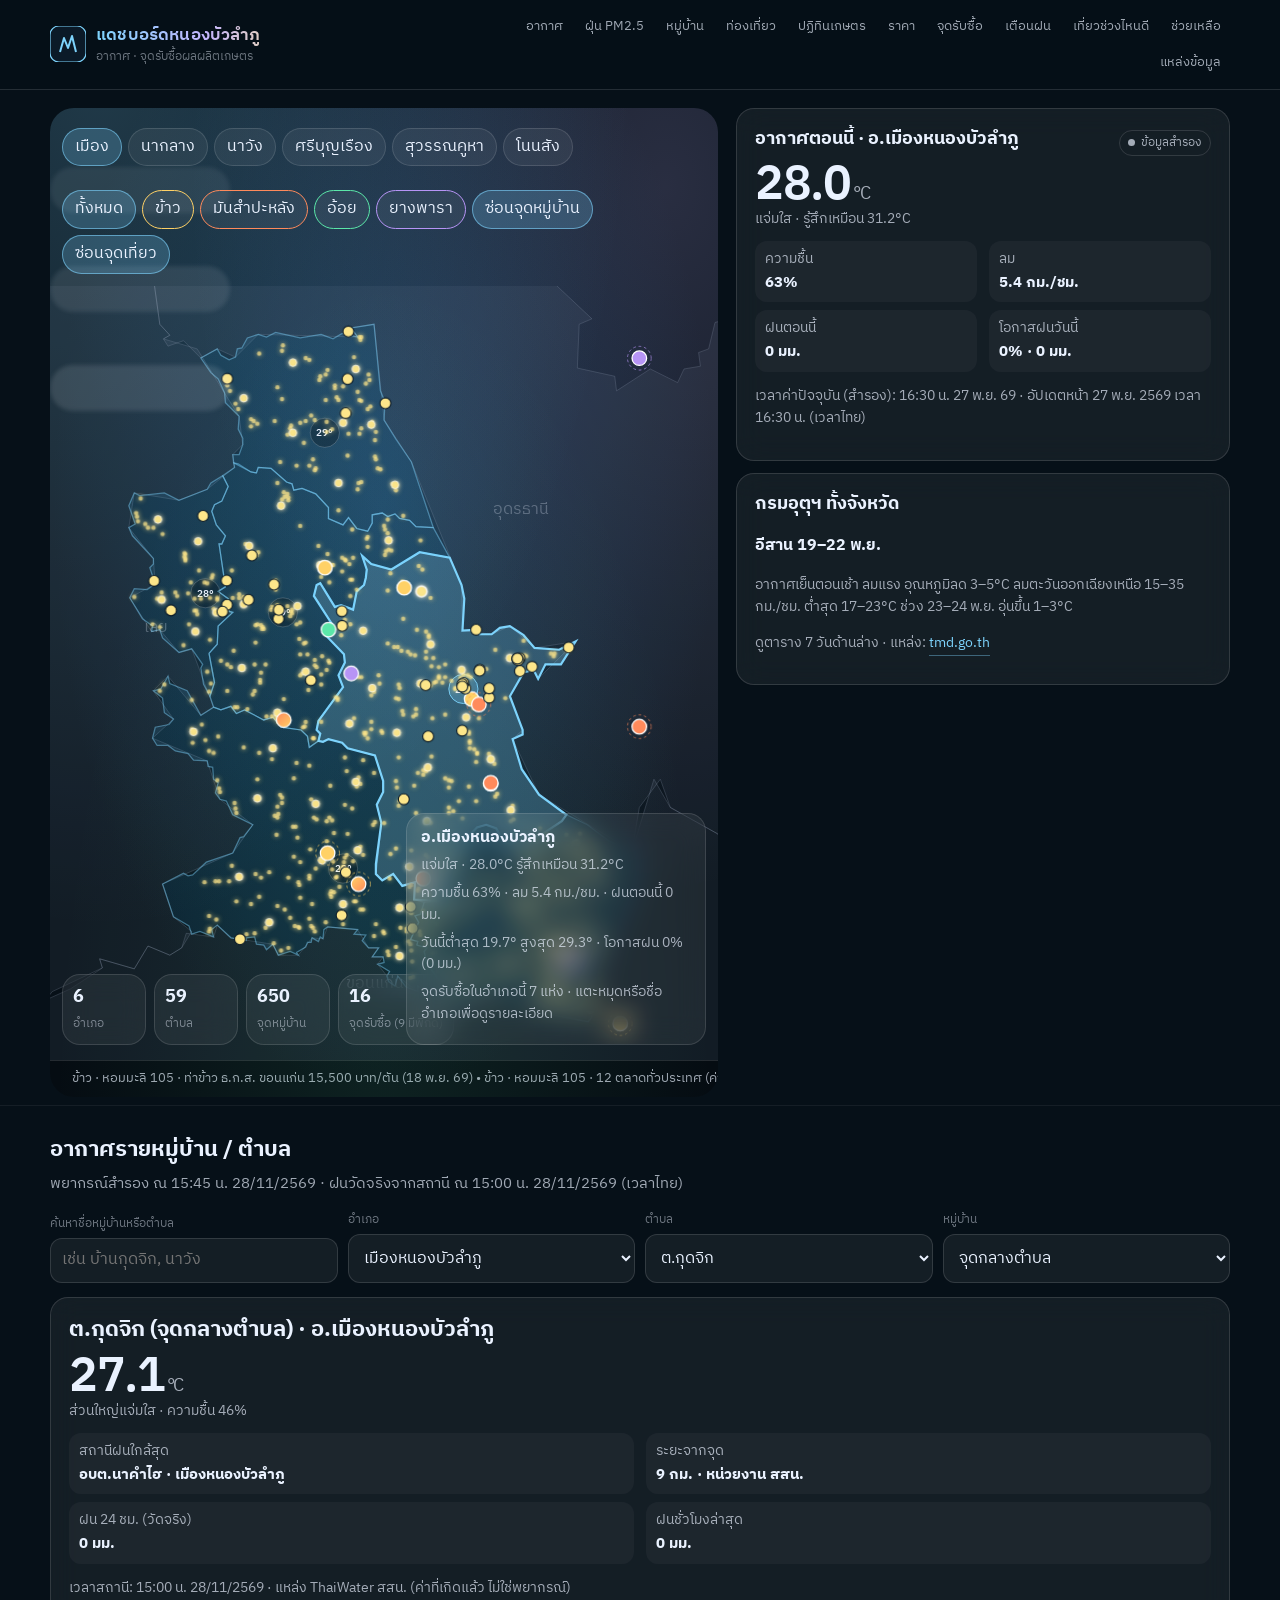
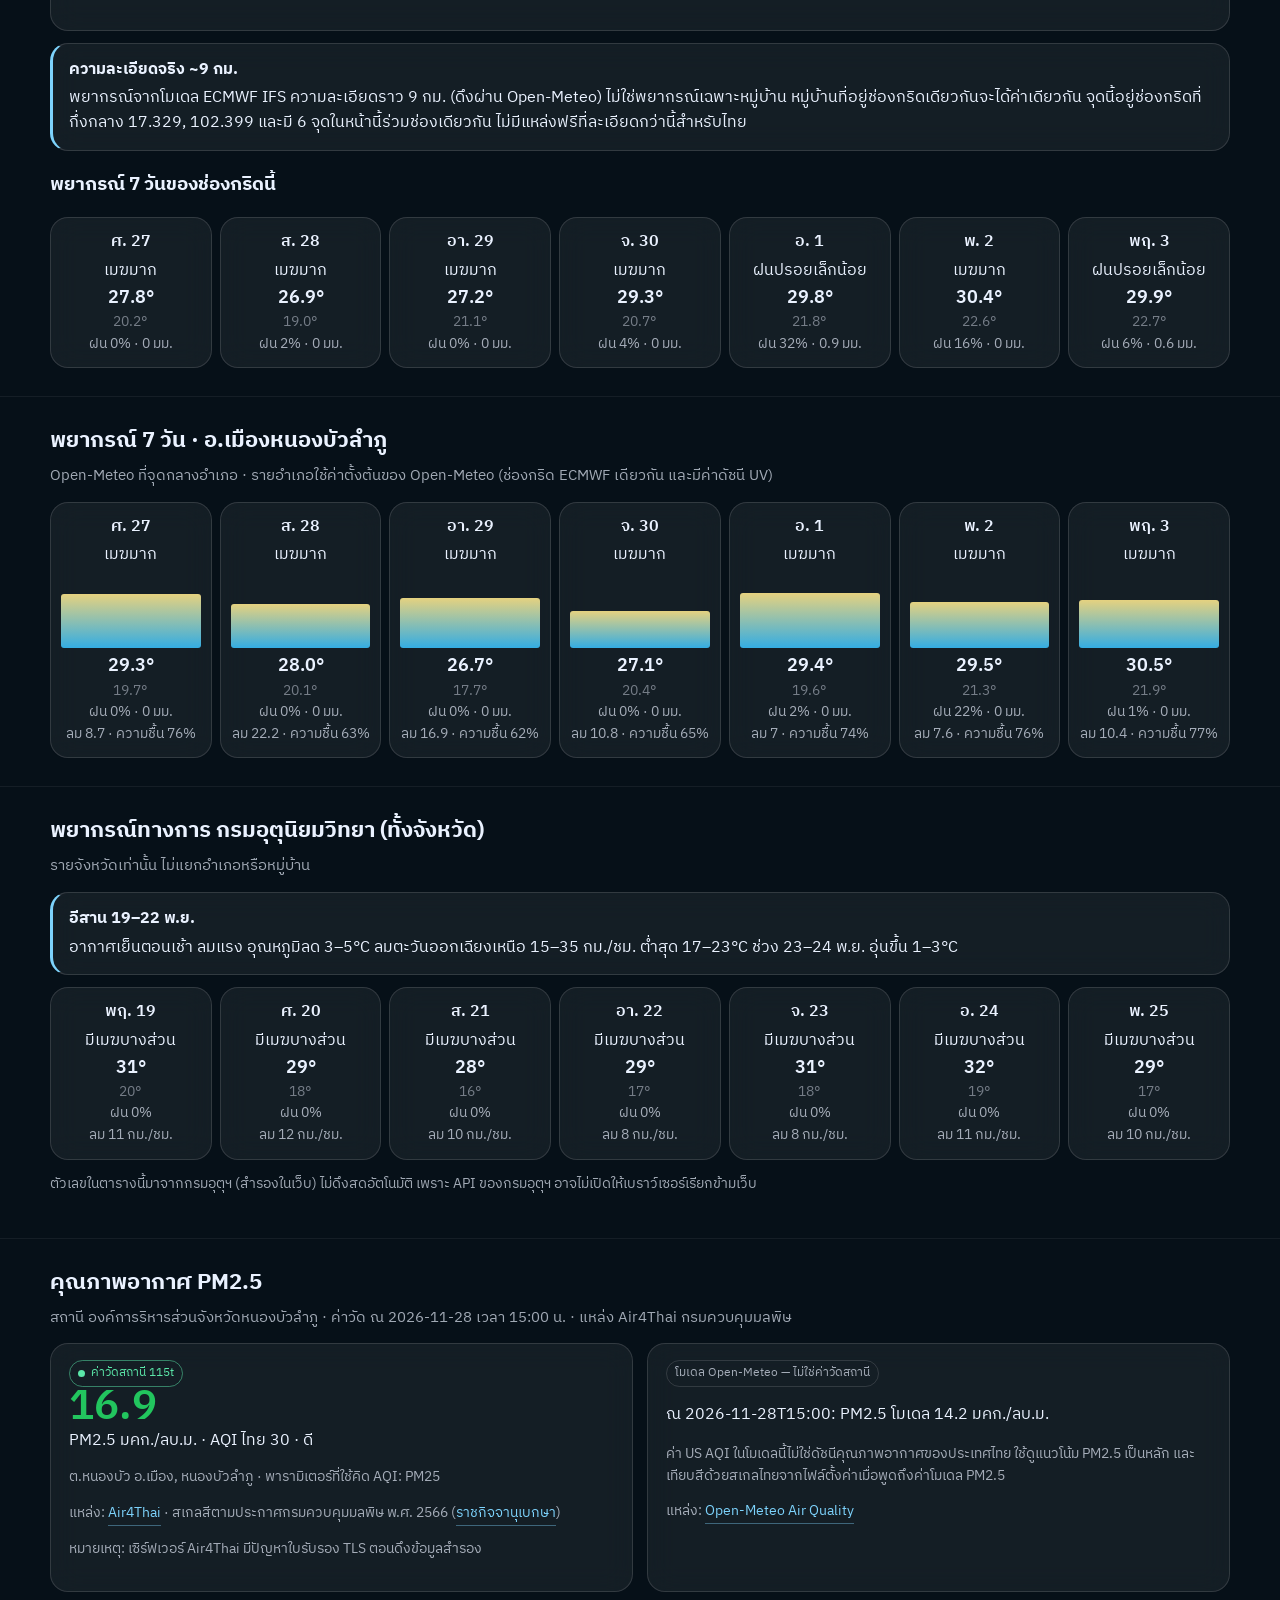
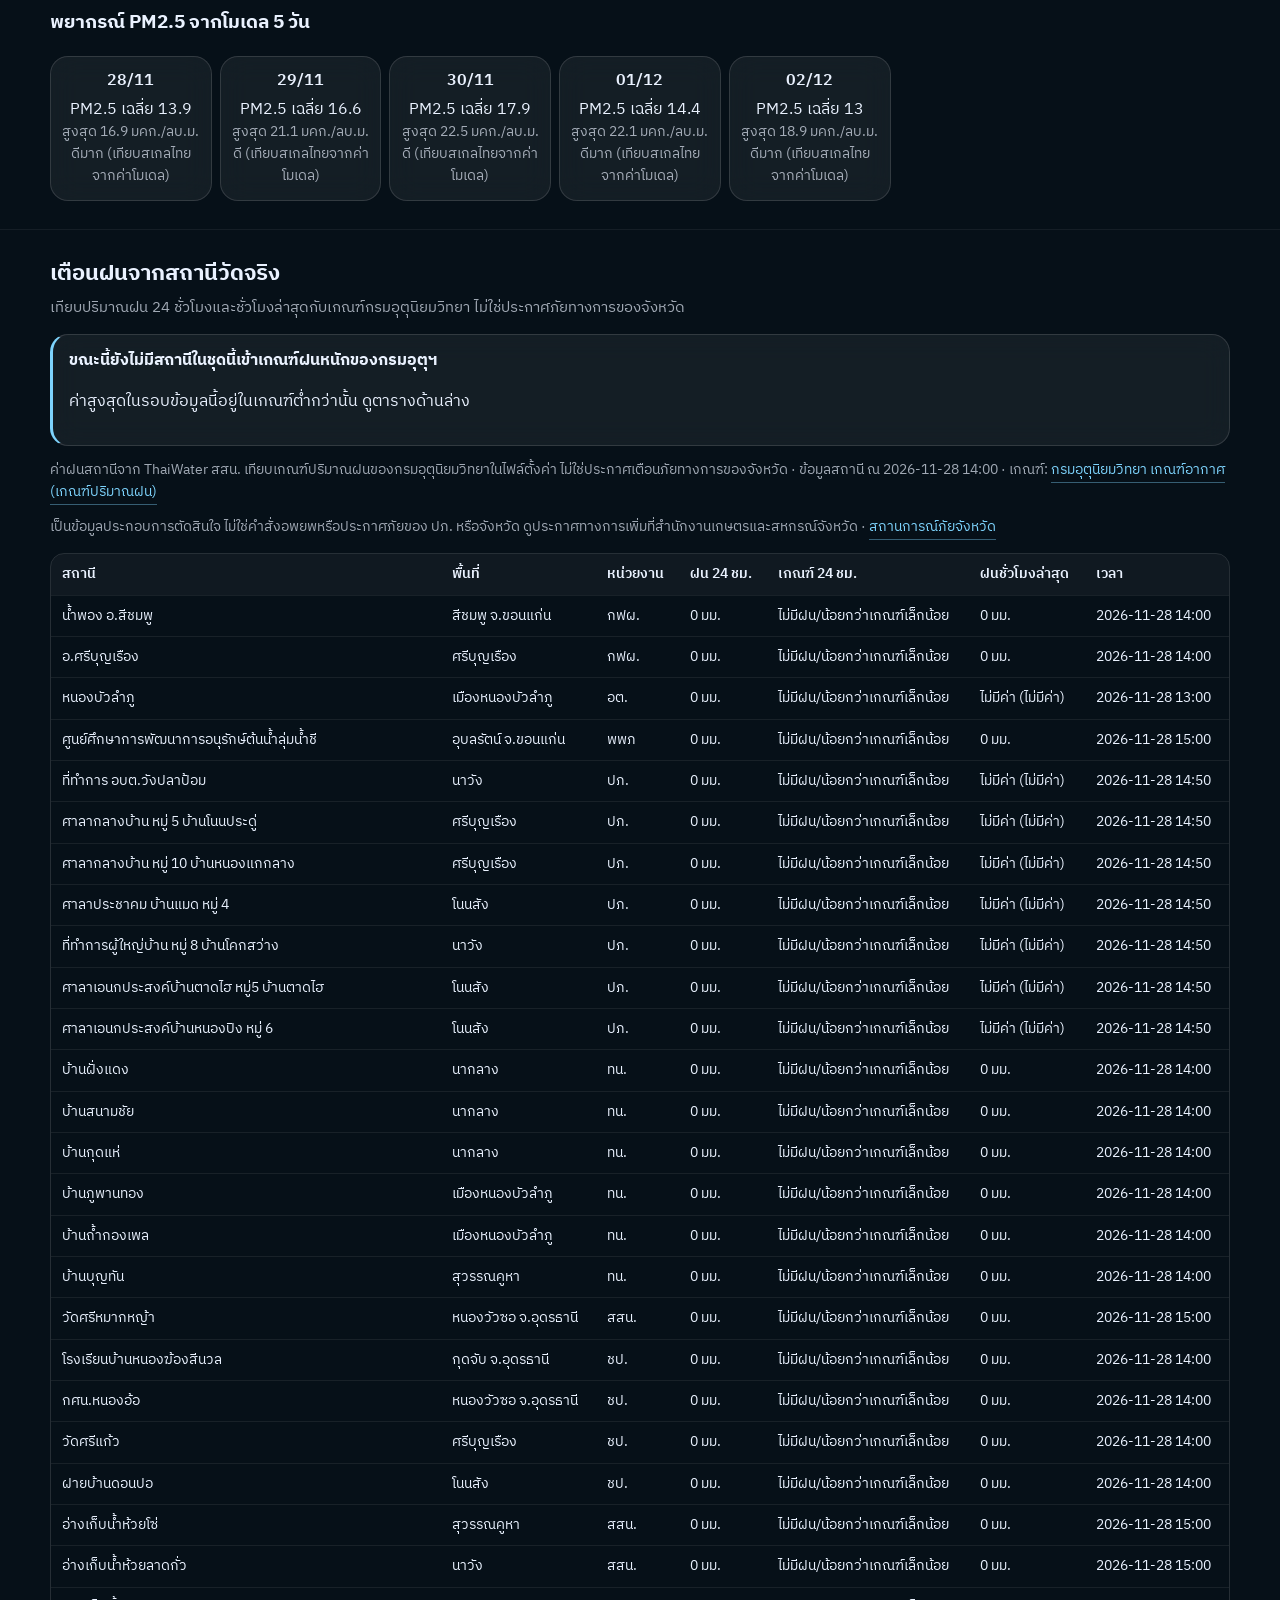
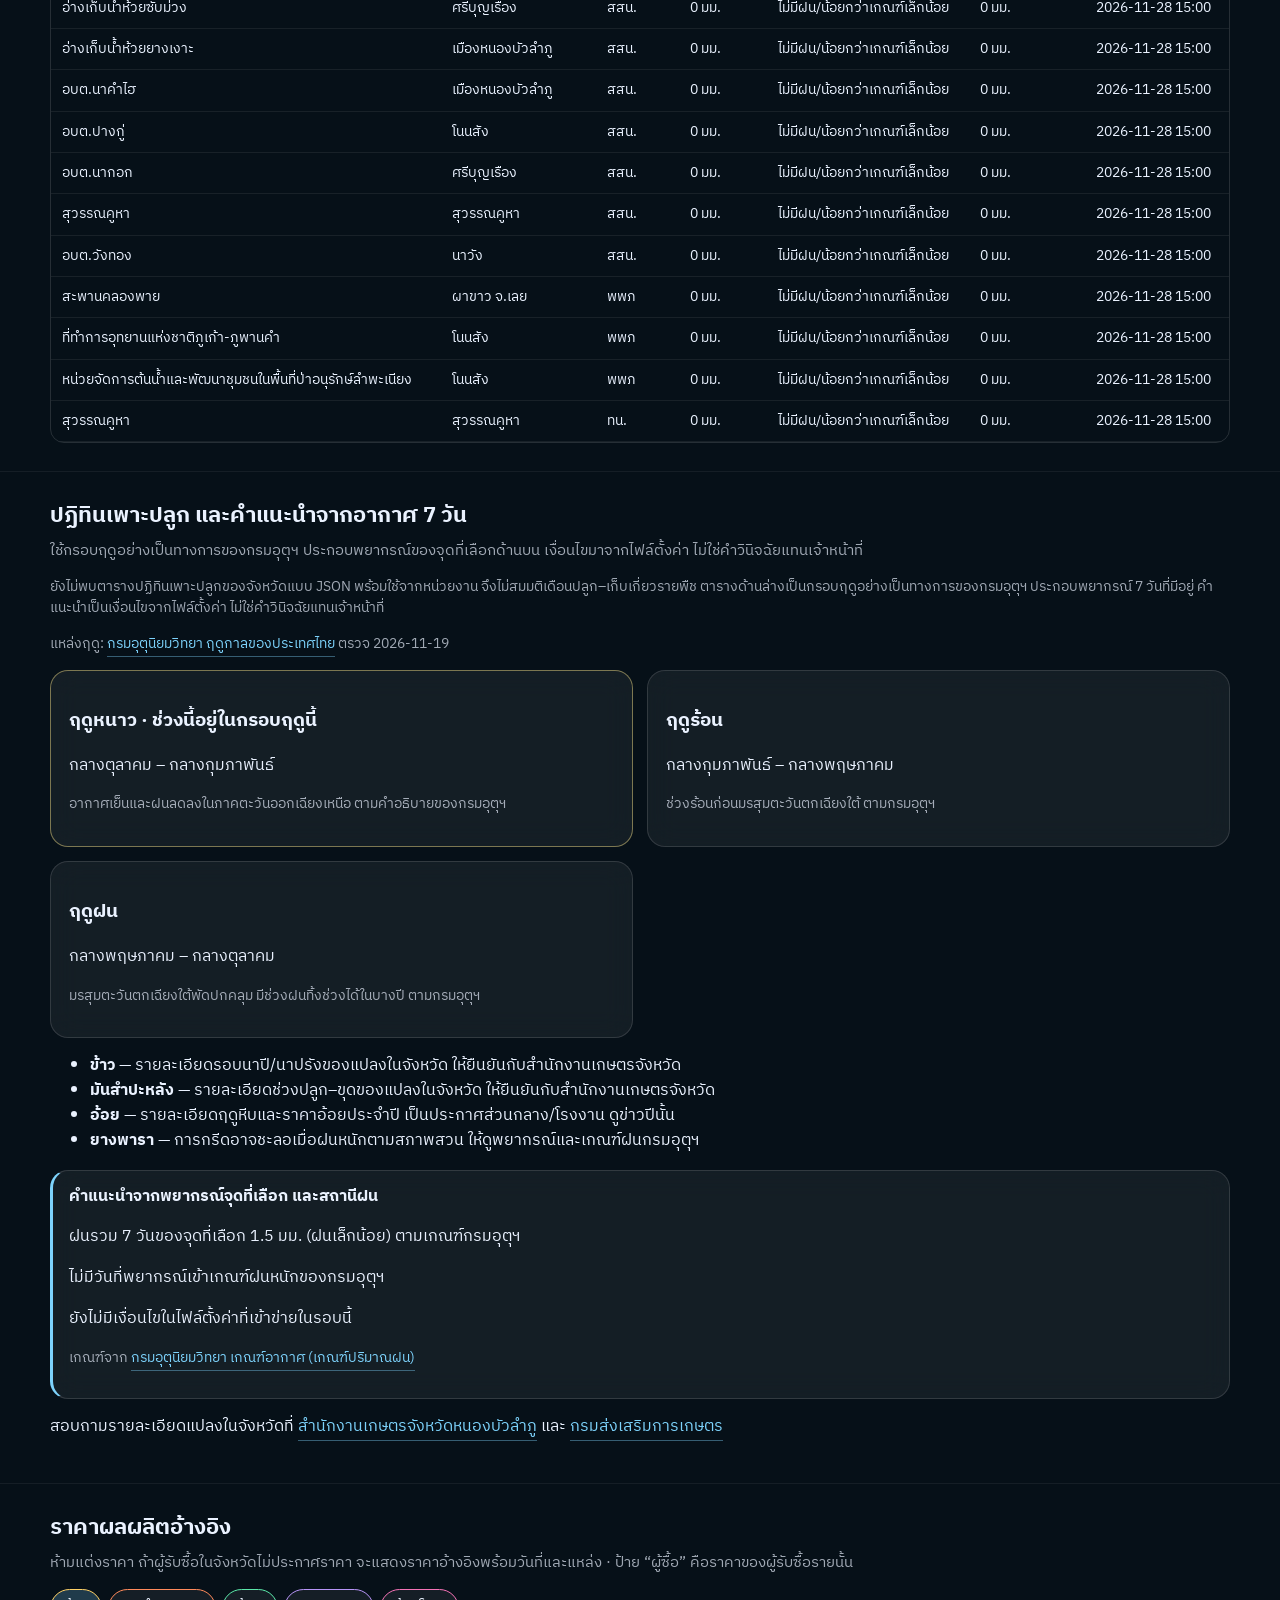
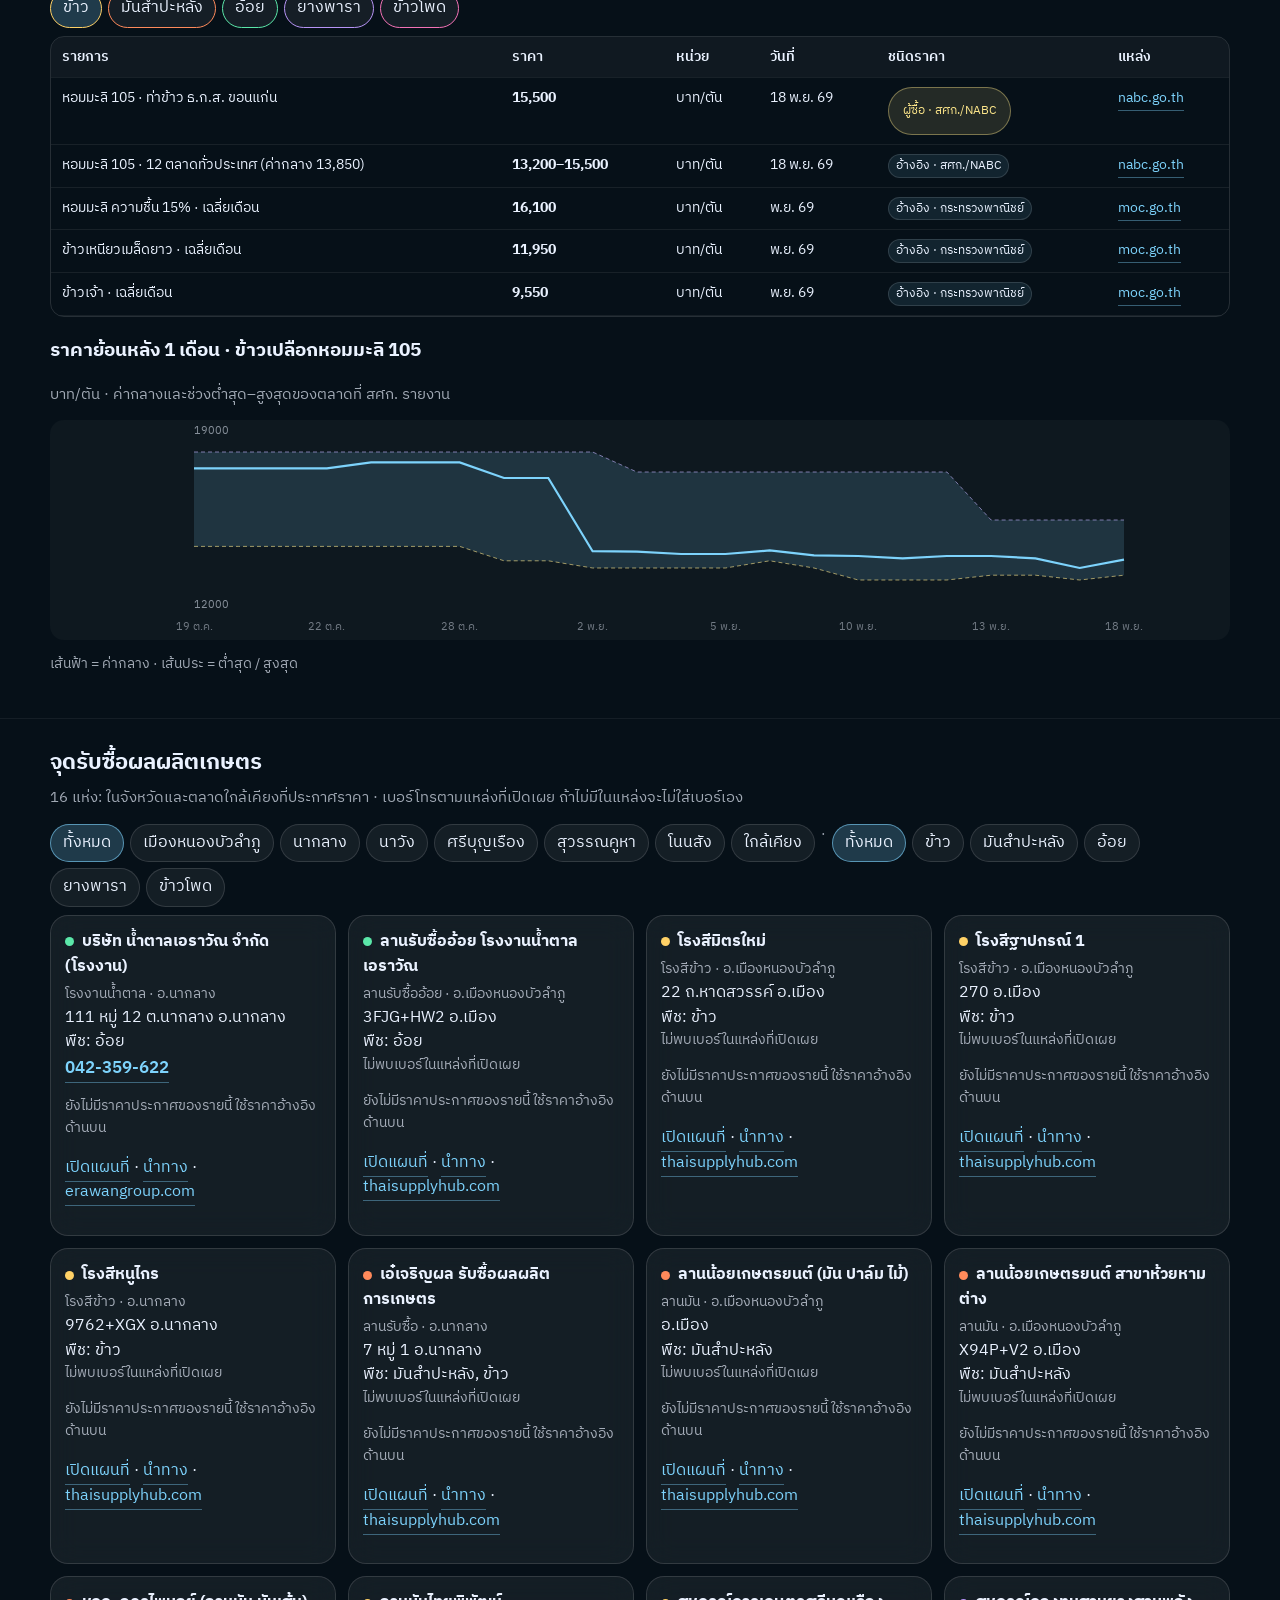
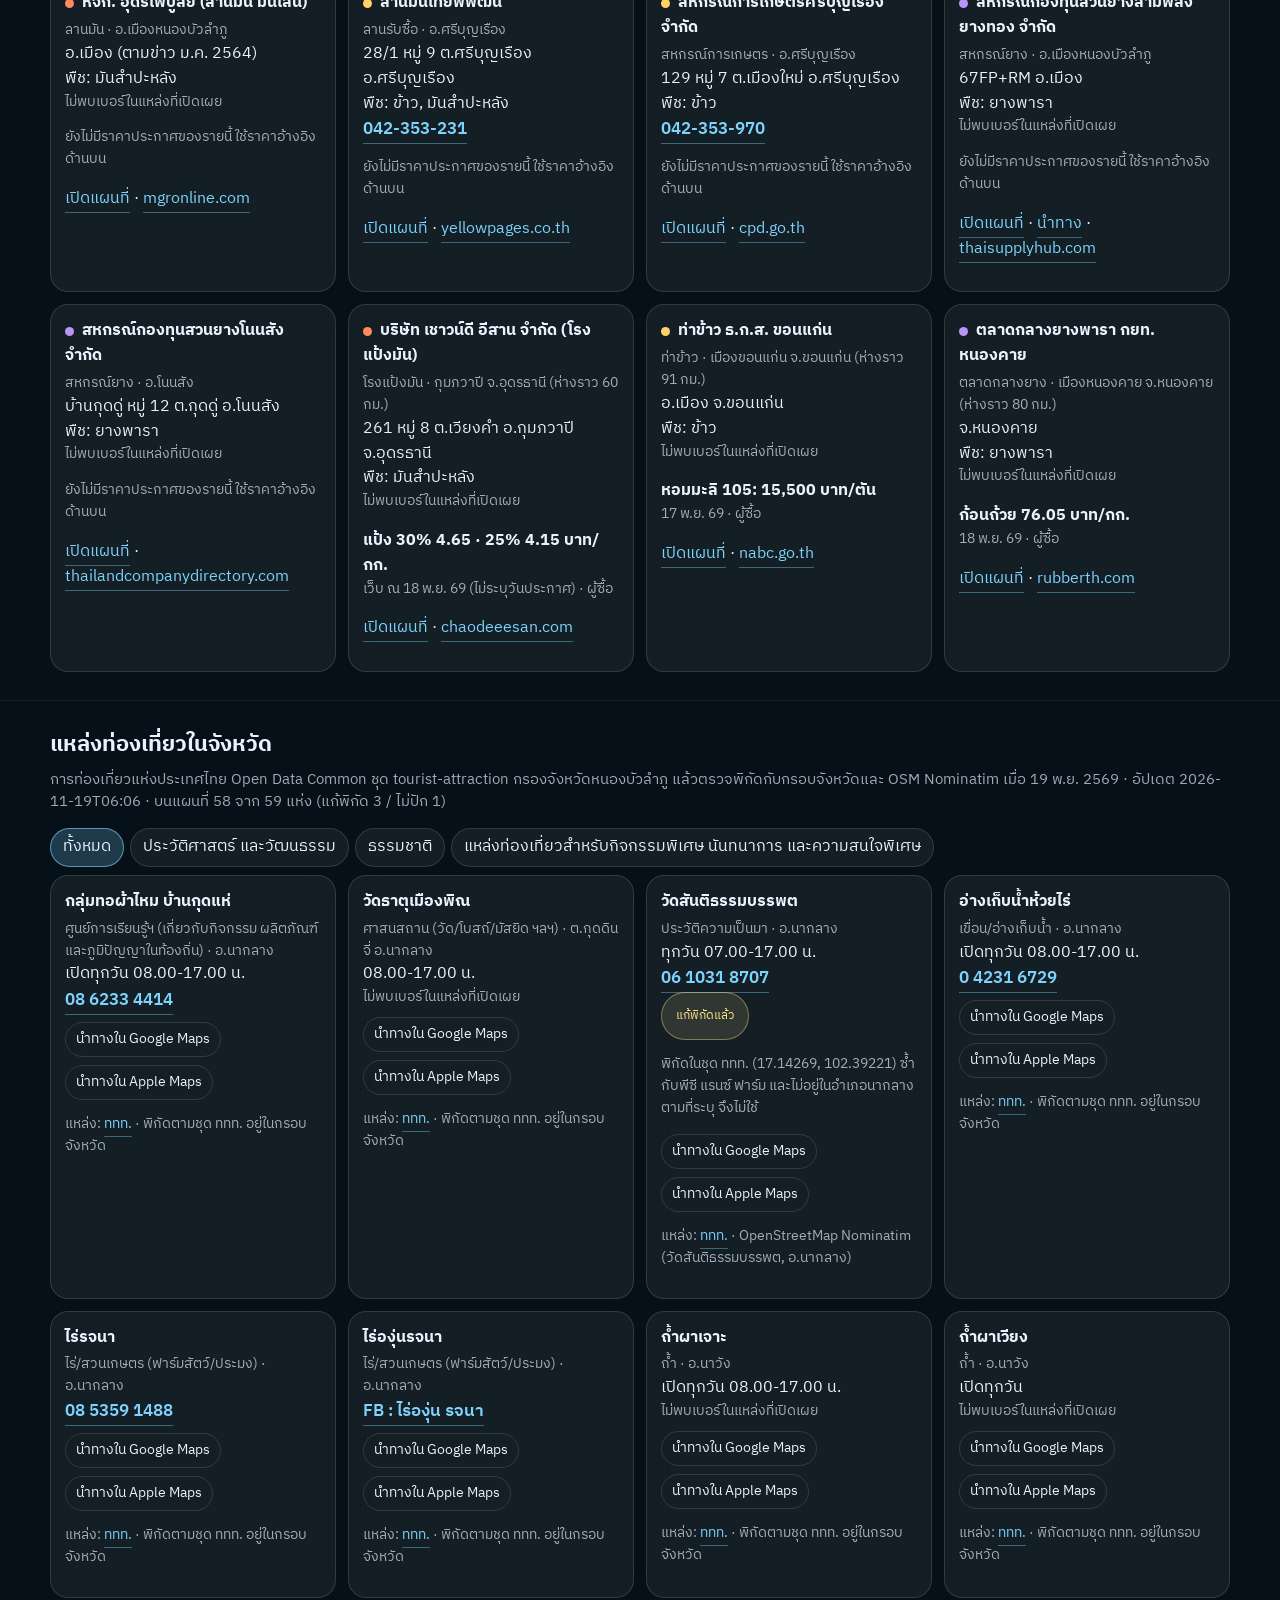
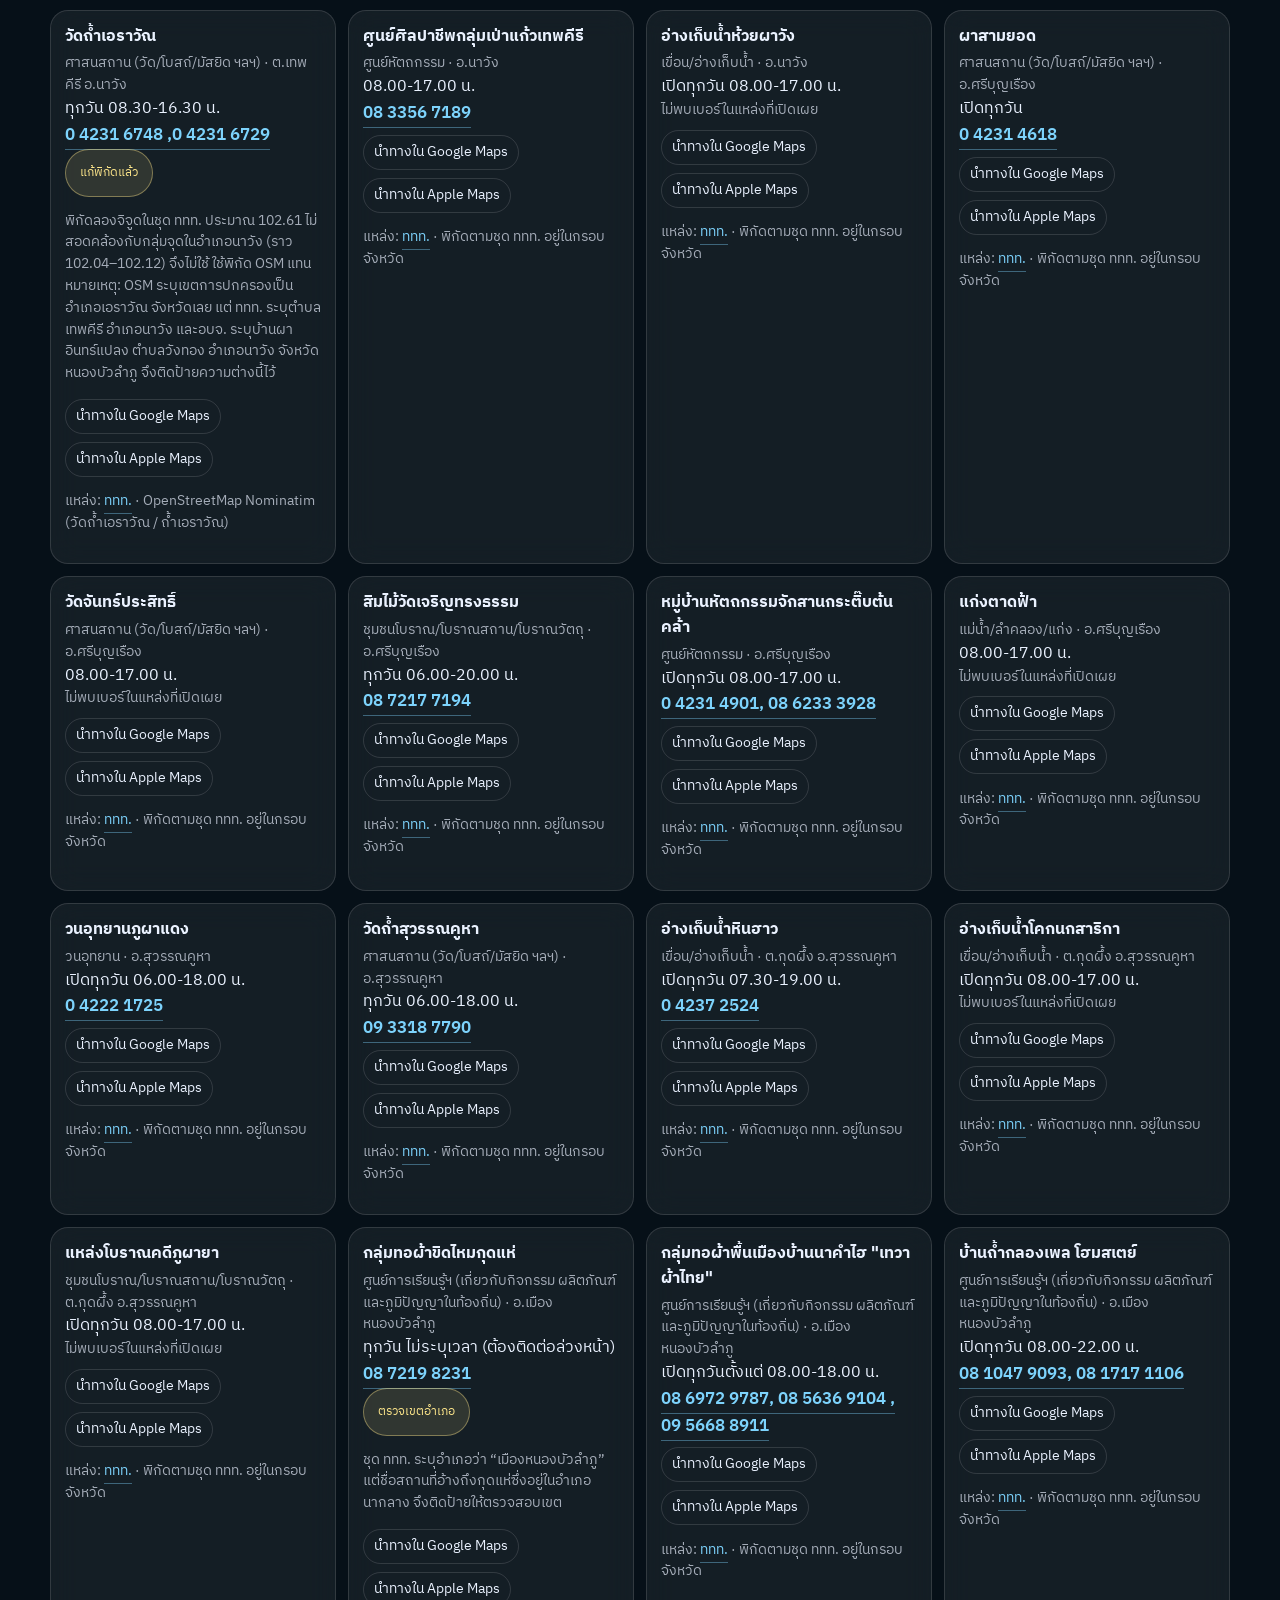
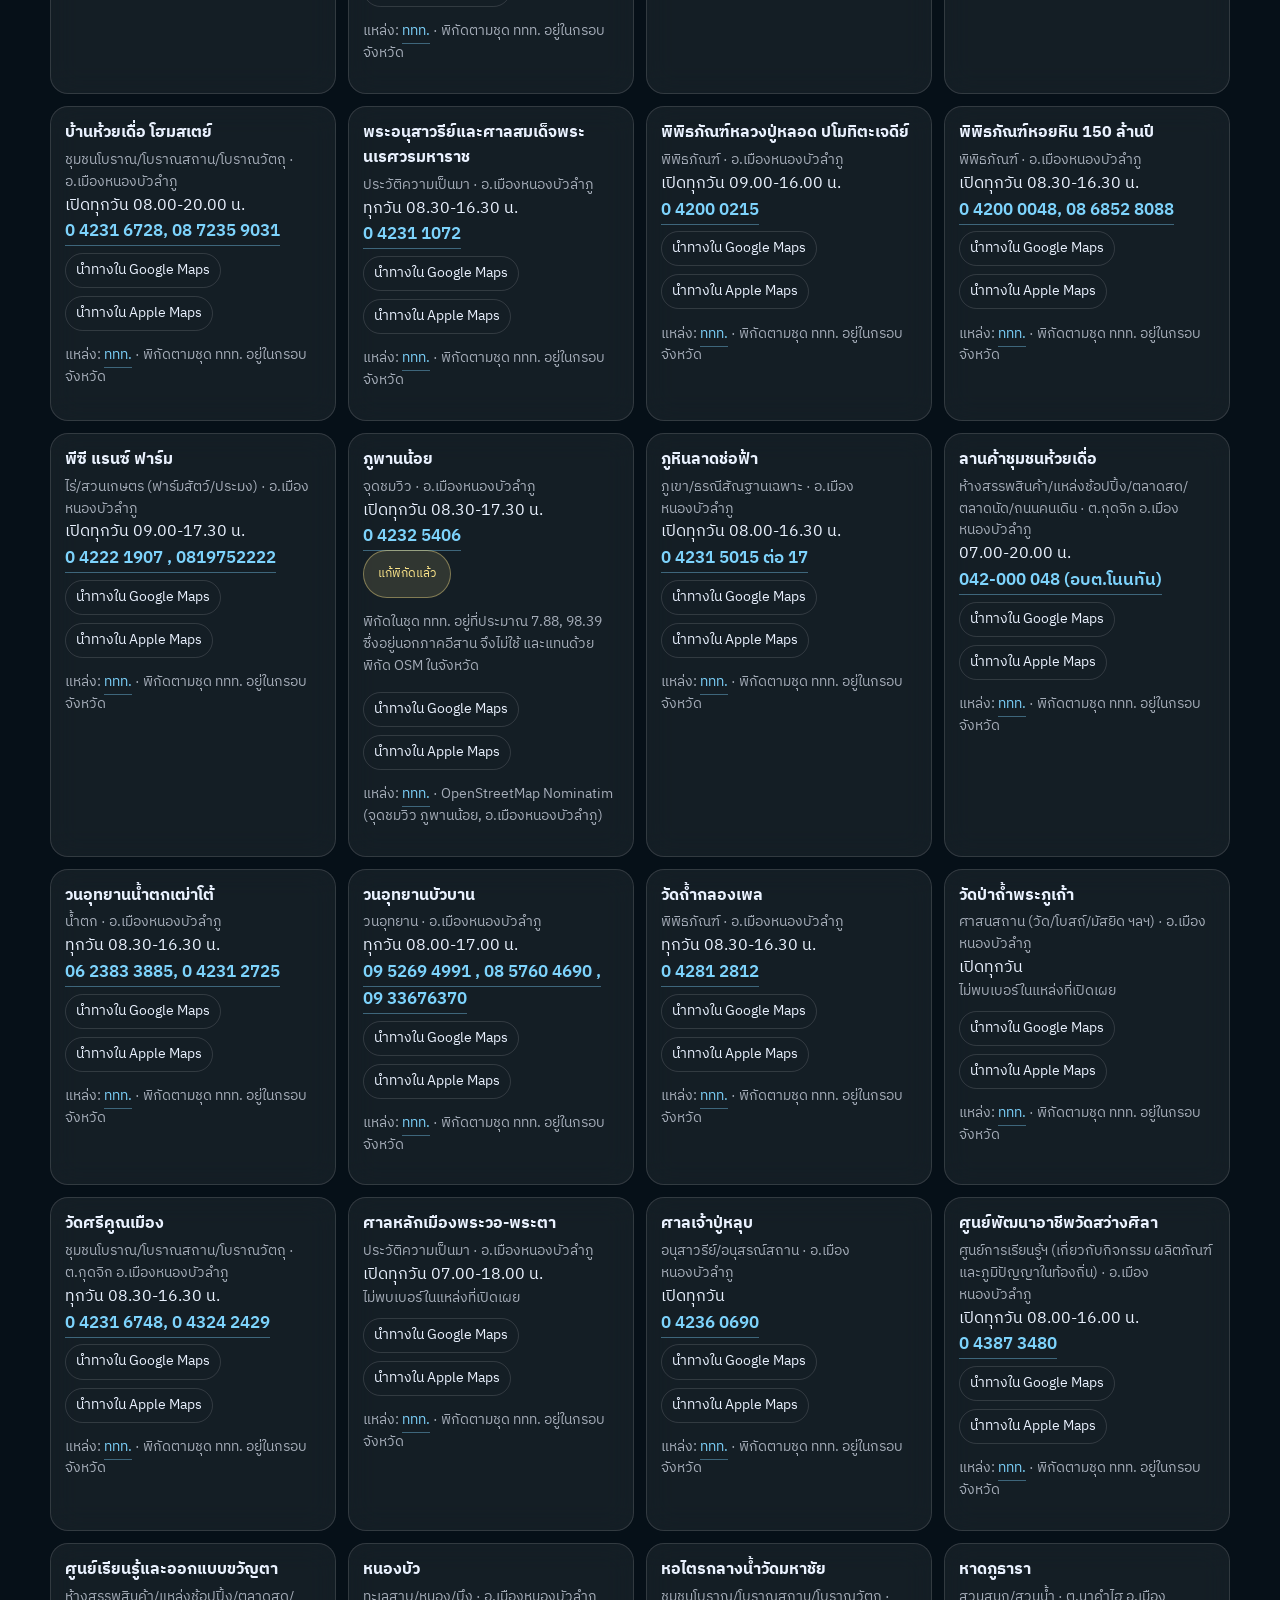
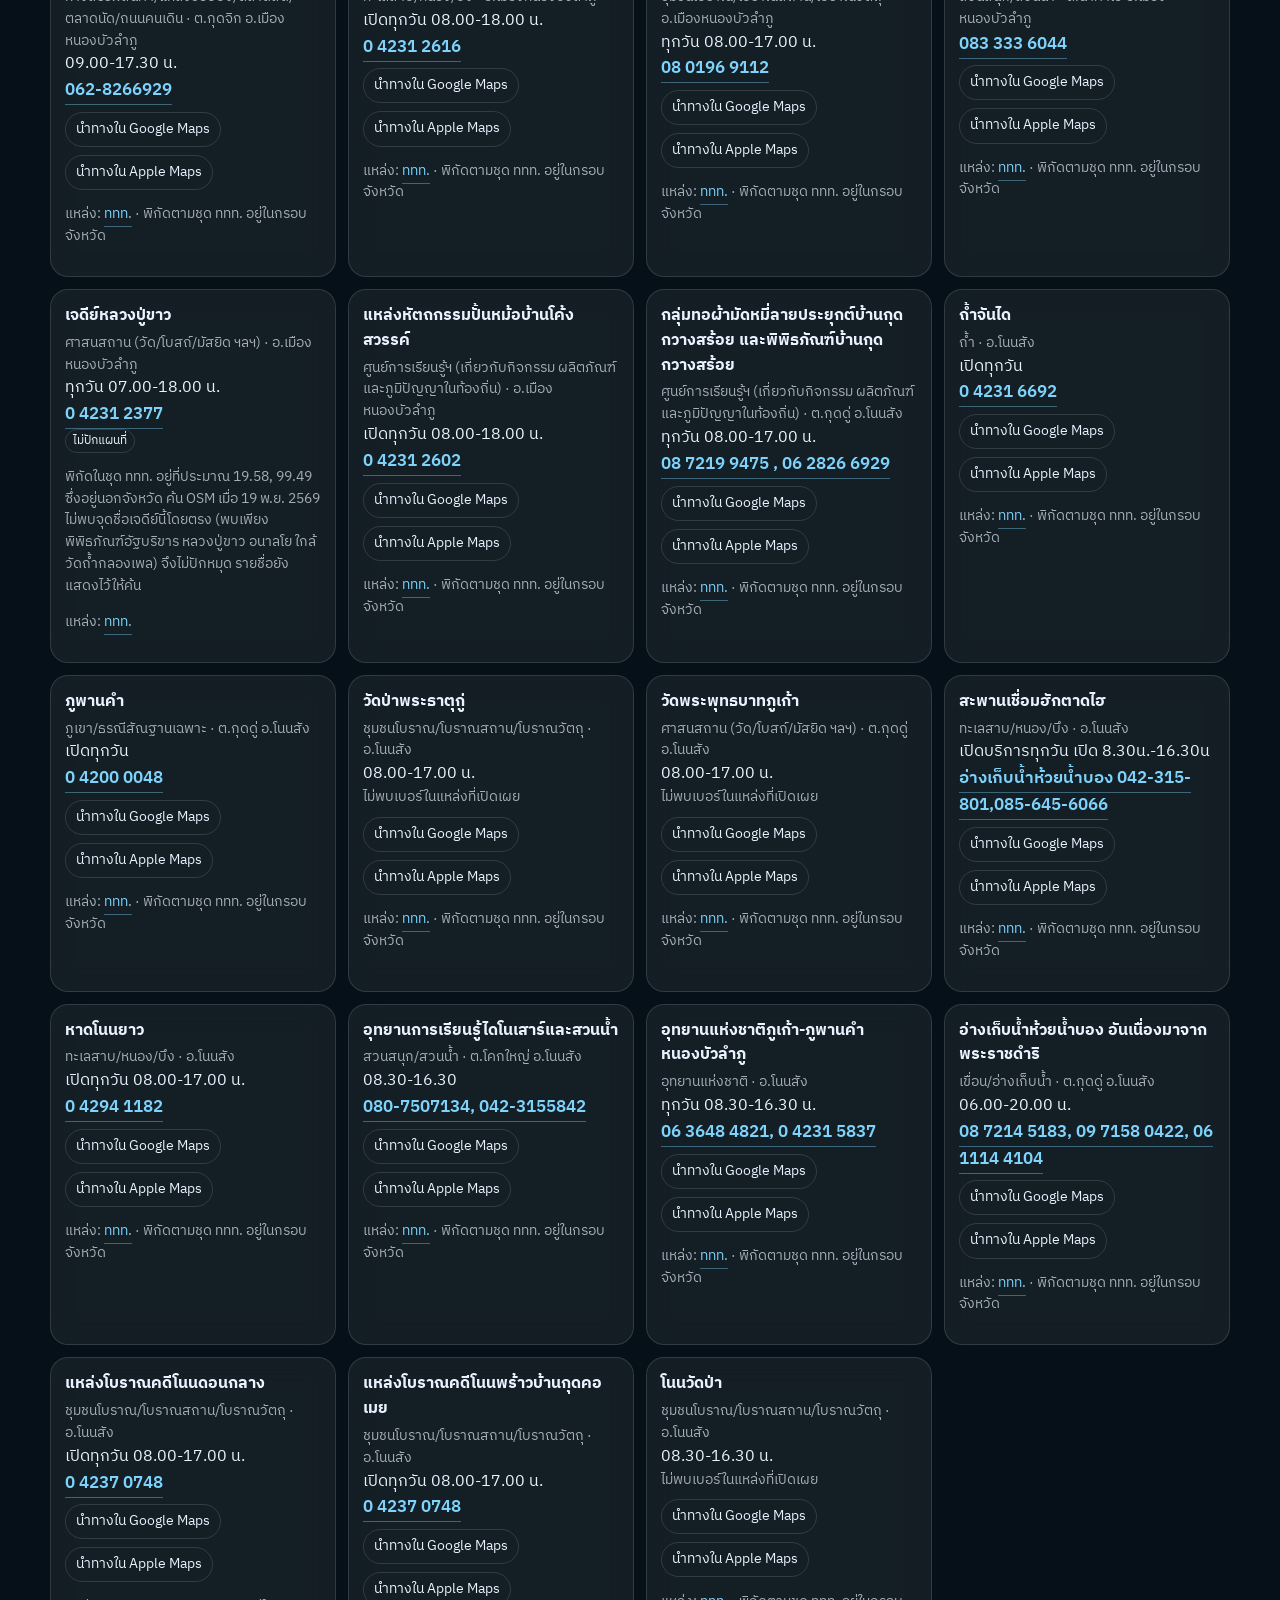
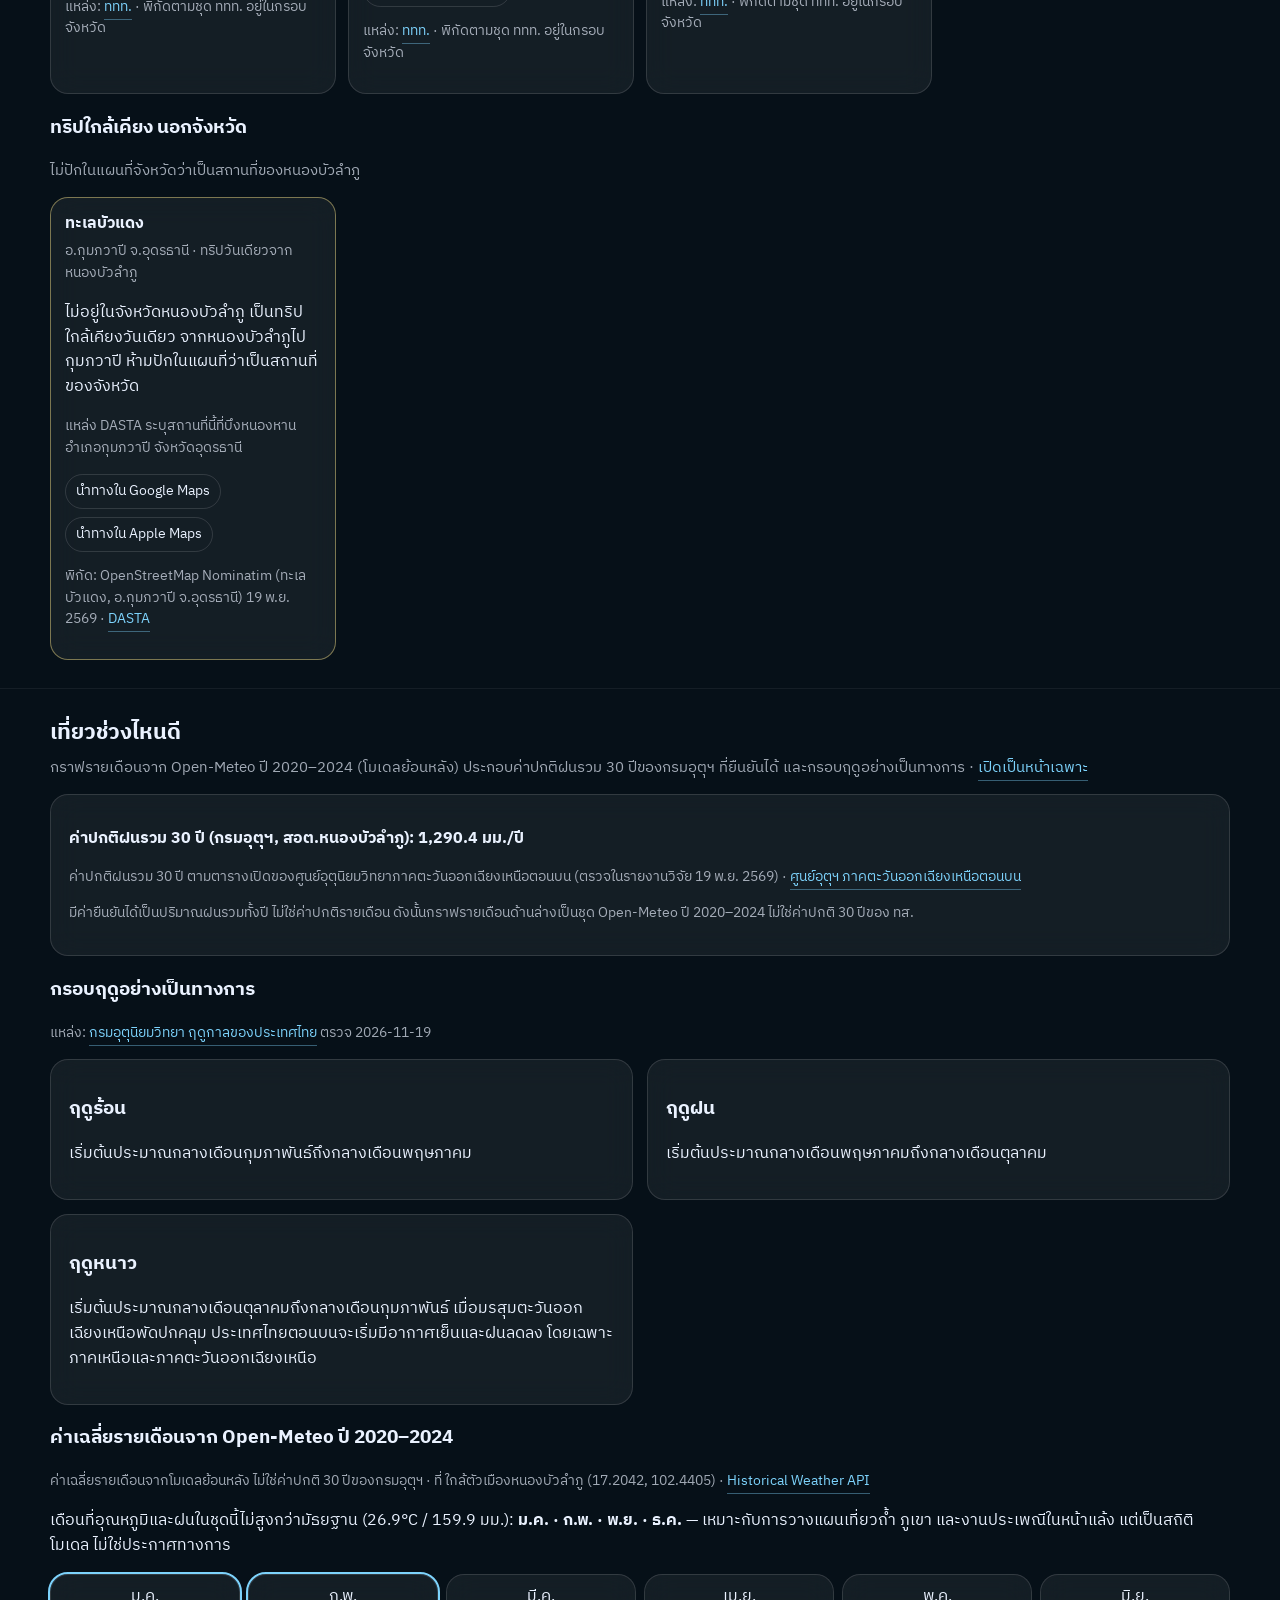
<file: index.html>
<!DOCTYPE html>
<html lang="th">
<head>
  <meta charset="utf-8">
  <meta name="viewport" content="width=device-width, initial-scale=1">
  <title>แดชบอร์ดหนองบัวลำภู: อากาศ และจุดรับซื้อผลผลิตเกษตร</title>
  <meta name="description" content="แผนที่ 6 อำเภอ อากาศรายหมู่บ้าน ฝุ่น PM2.5 แหล่งท่องเที่ยวในจังหวัด ราคาผลผลิต และจุดรับซื้อหนองบัวลำภู เปิดดูฟรี">
  <meta name="theme-color" content="#061018">
  <link rel="canonical" href="https://tongazung-ctrl.github.io/nbl-dashboard/">
  <meta property="og:type" content="website">
  <meta property="og:locale" content="th_TH">
  <meta property="og:site_name" content="แดชบอร์ดหนองบัวลำภู">
  <meta property="og:title" content="แดชบอร์ดหนองบัวลำภู: อากาศ และจุดรับซื้อผลผลิตเกษตร">
  <meta property="og:description" content="แผนที่ 6 อำเภอ 59 ตำบล อากาศรายตำบล/หมู่บ้าน ฝนวัดจริงจากสถานี พยากรณ์ 7 วัน ราคาผลผลิต และจุดรับซื้อ พร้อมเบอร์โทร">
  <meta property="og:url" content="https://tongazung-ctrl.github.io/nbl-dashboard/">
  <meta property="og:image" content="https://tongazung-ctrl.github.io/nbl-dashboard/assets/og.png">
  <meta property="og:image:width" content="1200">
  <meta property="og:image:height" content="630">
  <meta property="og:image:alt" content="แผนที่จังหวัดหนองบัวลำภูพร้อมจุดรับซื้อผลผลิตเกษตร">
  <meta name="twitter:card" content="summary_large_image">
  <meta name="twitter:title" content="แดชบอร์ดหนองบัวลำภู: อากาศ และจุดรับซื้อผลผลิตเกษตร">
  <meta name="twitter:description" content="แผนที่ 6 อำเภอ อากาศรายหมู่บ้าน ราคาผลผลิต และจุดรับซื้อในจังหวัดหนองบัวลำภู">
  <meta name="twitter:image" content="https://tongazung-ctrl.github.io/nbl-dashboard/assets/og.png">
  <link rel="icon" href="./assets/favicon.svg" type="image/svg+xml">
  <link rel="apple-touch-icon" href="./assets/og.png">
  <link rel="preconnect" href="https://fonts.googleapis.com">
  <link rel="preconnect" href="https://fonts.gstatic.com" crossorigin>
  <link href="https://fonts.googleapis.com/css2?family=IBM+Plex+Sans+Thai:wght@400;500;600;700&family=Prompt:wght@400;500;600&display=swap" rel="stylesheet">
  <link rel="stylesheet" href="./css/style.css">
</head>
<body>
  <a class="skip" href="#main">ข้ามไปเนื้อหา</a>
  <header class="top">
    <div class="top-inner">
      <a class="brand" href="#map">
        <svg class="brand-mark" viewBox="0 0 36 36" aria-hidden="true">
          <rect width="36" height="36" rx="9" fill="#0b1a28" stroke="#7dd3fc" stroke-width="1.2"/>
          <path d="M10 26 L14 12 L18 22 L22 10 L26 26" fill="none" stroke="#7dd3fc" stroke-width="2" stroke-linejoin="round"/>
        </svg>
        <div>
          <h1 class="nb-title">แดชบอร์ดหนองบัวลำภู</h1>
          <p>อากาศ · จุดรับซื้อผลผลิตเกษตร</p>
        </div>
      </a>
      <nav class="nav" aria-label="ส่วนของหน้า">
        <a href="#now">อากาศ</a>
        <a href="#air">ฝุ่น PM2.5</a>
        <a href="#village">หมู่บ้าน</a>
        <a href="#tourism">ท่องเที่ยว</a>
        <a href="#calendar">ปฏิทินเกษตร</a>
        <a href="#prices">ราคา</a>
        <a href="#buyers">จุดรับซื้อ</a>
        <a href="#rain-alert">เตือนฝน</a>
        <a href="#climate">เที่ยวช่วงไหนดี</a>
        <a href="#aid">ช่วยเหลือ</a>
        <a href="#wxsrc">แหล่งข้อมูล</a>
      </nav>
    </div>
  </header>

  <main id="main">
    <section class="hero" id="map">
      <div class="wrap hero-grid">
        <div class="map-stage" id="map-stage">
          <div class="aurora" aria-hidden="true"></div>
          <div class="map-hud" id="map-hud"></div>
          <div id="map-svg"></div>
          <div class="vfx" id="vfx" aria-hidden="true"></div>
          <div class="map-overlay">
            <div class="map-stats" id="map-stats"></div>
            <aside class="nb-glass map-card" id="map-card"></aside>
          </div>
          <div class="ticker-wrap"><div class="ticker" id="ticker"></div></div>
        </div>
        <div class="side">
          <article class="nb-glass panel" id="now">
            <div id="now-panel">กำลังโหลดข้อมูล…</div>
          </article>
          <article class="nb-glass panel" id="tmd-mini"></article>
        </div>
      </div>
    </section>

    <section class="block" id="village">
      <div class="wrap">
        <h2>อากาศรายหมู่บ้าน / ตำบล</h2>
        <p class="caption" id="village-caption"></p>
        <div class="filters" id="village-filters"></div>
        <div id="village-body"></div>
      </div>
    </section>

    <section class="block" id="wx7">
      <div class="wrap">
        <h2 id="wx7-title">พยากรณ์ 7 วัน</h2>
        <p class="caption">Open-Meteo ที่จุดกลางอำเภอ · รายอำเภอใช้ค่าตั้งต้นของ Open-Meteo (ช่องกริด ECMWF เดียวกัน และมีค่าดัชนี UV)</p>
        <div class="grid-7" id="wx7-grid"></div>
      </div>
    </section>

    <section class="block" id="tmd">
      <div class="wrap">
        <h2>พยากรณ์ทางการ กรมอุตุนิยมวิทยา (ทั้งจังหวัด)</h2>
        <p class="caption">รายจังหวัดเท่านั้น ไม่แยกอำเภอหรือหมู่บ้าน</p>
        <div id="tmd-body"></div>
      </div>
    </section>

    <section class="block" id="air">
      <div class="wrap">
        <h2>คุณภาพอากาศ PM2.5</h2>
        <p class="caption" id="air-caption">สถานีภาคพื้น Air4Thai รหัส 115t และพยากรณ์โมเดล Open-Meteo (คนละแหล่ง ต้องอ่านป้ายให้ชัด)</p>
        <div id="air-body">กำลังโหลด…</div>
      </div>
    </section>

    <section class="block" id="rain-alert">
      <div class="wrap">
        <h2>เตือนฝนจากสถานีวัดจริง</h2>
        <p class="caption">เทียบปริมาณฝน 24 ชั่วโมงและชั่วโมงล่าสุดกับเกณฑ์กรมอุตุนิยมวิทยา ไม่ใช่ประกาศภัยทางการของจังหวัด</p>
        <div id="rain-alert-body">กำลังโหลด…</div>
      </div>
    </section>

    <section class="block" id="calendar">
      <div class="wrap">
        <h2>ปฏิทินเพาะปลูก และคำแนะนำจากอากาศ 7 วัน</h2>
        <p class="caption">ใช้กรอบฤดูอย่างเป็นทางการของกรมอุตุฯ ประกอบพยากรณ์ของจุดที่เลือกด้านบน เงื่อนไขมาจากไฟล์ตั้งค่า ไม่ใช่คำวินิจฉัยแทนเจ้าหน้าที่</p>
        <div id="calendar-body">กำลังโหลด…</div>
      </div>
    </section>

    <section class="block" id="prices">
      <div class="wrap">
        <h2>ราคาผลผลิตอ้างอิง</h2>
        <p class="caption">ห้ามแต่งราคา ถ้าผู้รับซื้อในจังหวัดไม่ประกาศราคา จะแสดงราคาอ้างอิงพร้อมวันที่และแหล่ง · ป้าย “ผู้ซื้อ” คือราคาของผู้รับซื้อรายนั้น</p>
        <div class="chips" id="price-crops"></div>
        <div class="table-wrap" id="price-table"></div>
        <div id="series-block" style="margin-top:18px"></div>
      </div>
    </section>

    <section class="block" id="buyers">
      <div class="wrap">
        <h2>จุดรับซื้อผลผลิตเกษตร</h2>
        <p class="caption">16 แห่ง: ในจังหวัดและตลาดใกล้เคียงที่ประกาศราคา · เบอร์โทรตามแหล่งที่เปิดเผย ถ้าไม่มีในแหล่งจะไม่ใส่เบอร์เอง</p>
        <div class="chips" id="buyer-filters"></div>
        <div class="buyer-grid" id="buyer-grid"></div>
      </div>
    </section>

    <section class="block" id="tourism">
      <div class="wrap">
        <h2>แหล่งท่องเที่ยวในจังหวัด</h2>
        <p class="caption" id="tourism-caption">จากชุด ททท. เฉพาะจังหวัดหนองบัวลำภู ตรวจพิกัดแล้ว จุดที่พิกัดไม่แน่นอนจะไม่ปักบนแผนที่</p>
        <div class="chips" id="tourism-filters"></div>
        <div class="tour-grid" id="tourism-grid"></div>
        <div id="nearby-body" style="margin-top:18px"></div>
      </div>
    </section>

    <section class="block" id="climate">
      <div class="wrap">
        <h2>เที่ยวช่วงไหนดี</h2>
        <p class="caption">กราฟรายเดือนจาก Open-Meteo ปี 2020–2024 (โมเดลย้อนหลัง) ประกอบค่าปกติฝนรวม 30 ปีของกรมอุตุฯ ที่ยืนยันได้ และกรอบฤดูอย่างเป็นทางการ · <a class="nb-link" href="./climate.html">เปิดเป็นหน้าเฉพาะ</a></p>
        <div id="climate-body">กำลังโหลด…</div>
      </div>
    </section>

    <section class="block" id="aid">
      <div class="wrap">
        <h2>ประกันภัยพืชผล และช่องทางช่วยเหลือภาครัฐ</h2>
        <p class="caption">ลิงก์ทางการเท่านั้น ไม่แสดงยอดเงินชดเชยในหน้านี้ เพราะหลักเกณฑ์เปลี่ยนตามปี</p>
        <div id="aid-body">กำลังโหลด…</div>
      </div>
    </section>

    <section class="block" id="wxsrc">
      <div class="wrap">
        <h2>แหล่งข้อมูลอากาศ และความละเอียดจริง</h2>
        <p class="caption">ตรวจสอบเมื่อ 18 พ.ย. 2569 ไม่มีแหล่งไหนทำพยากรณ์แยกทีละหมู่บ้านจริง ทุกแหล่งให้ค่าตามช่องกริดของโมเดล</p>
        <div id="wxsrc-body"></div>
      </div>
    </section>

    <section class="block" id="gaps">
      <div class="wrap">
        <h2>ข้อมูลที่ยังหาไม่ได้</h2>
        <div class="gap-list" id="gaps-body"></div>
      </div>
    </section>

    <section class="block" id="sources">
      <div class="wrap">
        <h2>แหล่งข้อมูล</h2>
        <div class="links" id="sources-body"></div>
        <p class="muted" style="margin-top:16px">หน้านี้อัปเดตทุกวัน วันหยุดราชการ สศก. และ กยท. ไม่มีราคาใหม่ จะคงวันที่เดิมไว้ · เว็บสาธารณะฟรี ไม่มีค่าใช้จ่ายในการเข้าดู</p>
      </div>
    </section>
  </main>

  <footer>
    <div class="wrap">ข้อมูลเปิดเผยจาก Open-Meteo, กรมอุตุนิยมวิทยา, ThaiWater สสน., สศก./NABC, กยท., สมาคมโรงงานมันฯ อีสาน, กระทรวงพาณิชย์, OpenGISData-Thailand, GISTDA และ OpenStreetMap · ไม่ใช่หน้าทางการของราชการ</div>
  </footer>
  <script src="./js/app.js" defer></script>
  <script src="./js/phase1.js" defer></script>
</body>
</html>
</file>
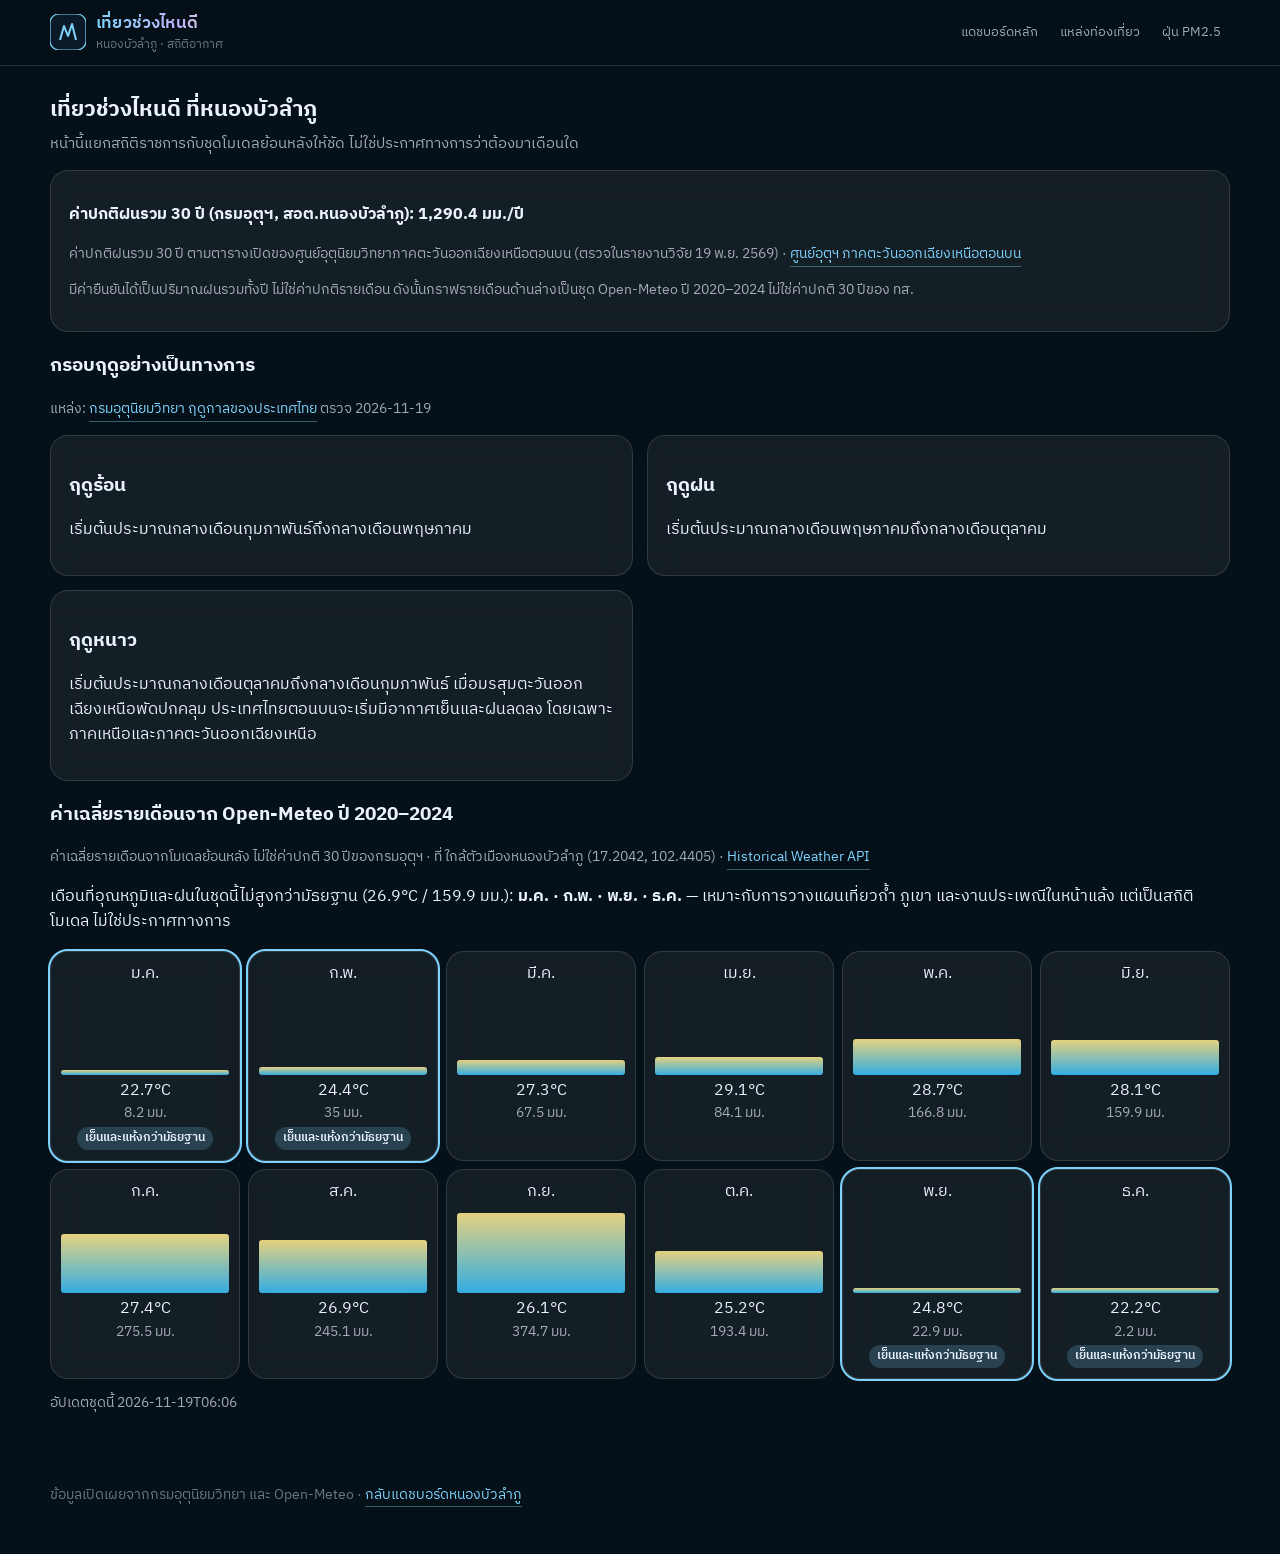
<file: climate.html>
<!DOCTYPE html>
<html lang="th">
<head>
  <meta charset="utf-8">
  <meta name="viewport" content="width=device-width, initial-scale=1">
  <title>เที่ยวช่วงไหนดี — หนองบัวลำภู</title>
  <meta name="description" content="ช่วงเวลาที่โดยทั่วไปเย็นและแห้งกว่าในรอบปี สำหรับเที่ยวหนองบัวลำภู จากสถิติกรมอุตุฯ และชุดย้อนหลัง Open-Meteo">
  <link rel="canonical" href="https://tongazung-ctrl.github.io/nbl-dashboard/climate.html">
  <meta property="og:type" content="website">
  <meta property="og:locale" content="th_TH">
  <meta property="og:title" content="เที่ยวช่วงไหนดี — หนองบัวลำภู">
  <meta property="og:description" content="กราฟอุณหภูมิและฝนรายเดือน ประกอบค่าปกติฝนรวม 30 ปีของกรมอุตุฯ และกรอบฤดูอย่างเป็นทางการ">
  <meta property="og:url" content="https://tongazung-ctrl.github.io/nbl-dashboard/climate.html">
  <meta property="og:image" content="https://tongazung-ctrl.github.io/nbl-dashboard/assets/og.png">
  <meta name="twitter:card" content="summary_large_image">
  <link rel="icon" href="./assets/favicon.svg" type="image/svg+xml">
  <link rel="preconnect" href="https://fonts.googleapis.com">
  <link rel="preconnect" href="https://fonts.gstatic.com" crossorigin>
  <link href="https://fonts.googleapis.com/css2?family=IBM+Plex+Sans+Thai:wght@400;500;600;700&family=Prompt:wght@400;500;600&display=swap" rel="stylesheet">
  <link rel="stylesheet" href="./css/style.css">
</head>
<body data-page="climate">
  <header class="top">
    <div class="top-inner">
      <a class="brand" href="./">
        <svg class="brand-mark" viewBox="0 0 36 36" aria-hidden="true">
          <rect width="36" height="36" rx="9" fill="#0b1a28" stroke="#7dd3fc" stroke-width="1.2"/>
          <path d="M10 26 L14 12 L18 22 L22 10 L26 26" fill="none" stroke="#7dd3fc" stroke-width="2" stroke-linejoin="round"/>
        </svg>
        <div>
          <h1 class="nb-title">เที่ยวช่วงไหนดี</h1>
          <p>หนองบัวลำภู · สถิติอากาศ</p>
        </div>
      </a>
      <nav class="nav" aria-label="กลับหน้าหลัก">
        <a href="./">แดชบอร์ดหลัก</a>
        <a href="./#tourism">แหล่งท่องเที่ยว</a>
        <a href="./#air">ฝุ่น PM2.5</a>
      </nav>
    </div>
  </header>
  <main id="main">
    <section class="block" id="climate" style="border-top:0">
      <div class="wrap">
        <h2>เที่ยวช่วงไหนดี ที่หนองบัวลำภู</h2>
        <p class="caption">หน้านี้แยกสถิติราชการกับชุดโมเดลย้อนหลังให้ชัด ไม่ใช่ประกาศทางการว่าต้องมาเดือนใด</p>
        <div id="climate-body">กำลังโหลด…</div>
      </div>
    </section>
  </main>
  <footer>
    <div class="wrap">ข้อมูลเปิดเผยจากกรมอุตุนิยมวิทยา และ Open-Meteo · <a class="nb-link" href="./">กลับแดชบอร์ดหนองบัวลำภู</a></div>
  </footer>
  <script src="./js/phase1.js" defer></script>
</body>
</html>
</file>
<file: css/style.css>
:root {
  --ink: #eaf2ff;
  --ink2: rgba(234, 242, 255, 0.68);
  --ink3: rgba(234, 242, 255, 0.45);
  --accent: #7dd3fc;
  --accent-2: #c4b5fd;
  --gold: #fde68a;
  --bg: #061018;
  --bg-2: #0b1a28;
  --card: rgba(255, 255, 255, 0.06);
  --stroke: rgba(255, 255, 255, 0.13);
  --good: #5be7a9;
  --warn: #fbbf24;
  --font: "IBM Plex Sans Thai", "Prompt", "Sarabun", "Noto Sans Thai", system-ui, sans-serif;
  --radius: 18px;
  --max: 1180px;
}

* { box-sizing: border-box; }
html { scroll-behavior: smooth; }
html, body { margin: 0; padding: 0; background: var(--bg); color: var(--ink); font-family: var(--font); }
body { min-height: 100%; line-height: 1.55; }
img { max-width: 100%; }
a { color: var(--accent); }
a:hover { color: #fff; }
button, select, input { font: inherit; color: inherit; }

.skip { position: absolute; left: -999px; top: 0; }
.skip:focus { left: 8px; top: 8px; background: #fff; color: #000; padding: 8px 12px; z-index: 99; }

/* header */
.top {
  position: sticky; top: 0; z-index: 40;
  backdrop-filter: blur(16px); -webkit-backdrop-filter: blur(16px);
  background: rgba(6, 16, 24, 0.78);
  border-bottom: 1px solid var(--stroke);
}
.top-inner, .wrap { width: min(var(--max), calc(100% - 32px)); margin: 0 auto; }
.top-inner { display: flex; align-items: center; gap: 16px; padding: 10px 0; }
.brand { display: flex; align-items: center; gap: 10px; text-decoration: none; color: inherit; flex: 1; min-width: 0; }
.brand-mark { width: 36px; height: 36px; flex: none; }
.brand h1 { margin: 0; font-size: 1.05rem; font-weight: 600; letter-spacing: 0.01em; white-space: nowrap; overflow: hidden; text-overflow: ellipsis; }
.brand p { margin: 0; font-size: 0.75rem; color: var(--ink3); }
.nav { display: flex; gap: 4px; flex-wrap: wrap; justify-content: flex-end; }
.nav a {
  color: var(--ink2); text-decoration: none; font-size: 0.82rem;
  padding: 6px 9px; border-radius: 999px;
}
.nav a:hover, .nav a:focus { background: rgba(125, 211, 252, 0.12); color: #fff; }

.nb-title {
  background: linear-gradient(90deg, #7dd3fc, #c4b5fd, #fde68a, #7dd3fc);
  background-size: 200% 100%;
  -webkit-background-clip: text; background-clip: text; color: transparent;
  animation: nbShine 8s linear infinite;
}

@keyframes nbPulse { 0% { transform: scale(1); opacity: .8 } 100% { transform: scale(3.4); opacity: 0 } }
@keyframes nbFloatA { 0% { transform: translate3d(0,0,0); opacity: 0 } 20% { opacity: .9 } 100% { transform: translate3d(24px,-160px,0); opacity: 0 } }
@keyframes nbFloatB { 0% { transform: translate3d(0,0,0); opacity: 0 } 20% { opacity: .8 } 100% { transform: translate3d(-28px,-200px,0); opacity: 0 } }
@keyframes nbRain { 0% { transform: translate3d(0,-140px,0) rotate(12deg) } 100% { transform: translate3d(-180px,1100px,0) rotate(12deg) } }
@keyframes nbCloud { 0% { transform: translateX(-40%) } 100% { transform: translateX(140%) } }
@keyframes nbAurora { 0%,100% { transform: translate(0,0) scale(1) } 50% { transform: translate(8%,6%) scale(1.2) } }
@keyframes nbDraw { from { stroke-dashoffset: 2600 } to { stroke-dashoffset: 0 } }
@keyframes nbDash { to { stroke-dashoffset: -24 } }
@keyframes nbTicker { from { transform: translateX(0) } to { transform: translateX(-50%) } }
@keyframes nbRise { from { opacity: 0; transform: translateY(14px) } to { opacity: 1; transform: none } }
@keyframes nbShine { 0% { background-position: 0% 50% } 100% { background-position: 200% 50% } }

.nb-pulse { transform-box: fill-box; transform-origin: center; animation: nbPulse 2.6s ease-out infinite; }
.nb-dist { cursor: pointer; transition: fill .35s ease, filter .35s ease; }
.nb-dist:hover, .nb-dist:focus { fill: rgba(125,211,252,.20); filter: drop-shadow(0 0 12px rgba(125,211,252,.75)); outline: none; }
.nb-dist.is-on { fill: rgba(125,211,252,.28); }
.nb-draw { stroke-dasharray: 2600; animation: nbDraw 2.8s ease-out both; }
.nb-flow { stroke-dasharray: 6 6; animation: nbDash 1.1s linear infinite; }
.nb-pin { cursor: pointer; }
.nb-pin .nb-core { transition: transform .25s ease; transform-box: fill-box; transform-origin: center; }
.nb-pin:hover .nb-core, .nb-pin:focus .nb-core { transform: scale(1.4); }
.nb-glass { background: var(--card); border: 1px solid var(--stroke); backdrop-filter: blur(14px); -webkit-backdrop-filter: blur(14px); border-radius: var(--radius); }
.nb-rise { animation: nbRise .55s ease both; }
.nb-chip { transition: box-shadow .25s ease, background .25s ease, transform .2s ease; cursor: pointer; font: inherit; color: inherit; background: rgba(255,255,255,.06); border: 1px solid var(--stroke); border-radius: 999px; padding: 6px 12px; }
.nb-chip:hover { box-shadow: 0 0 18px rgba(125,211,252,.45); transform: translateY(-1px); }
.nb-chip.is-on { background: rgba(125,211,252,.22); border-color: rgba(125,211,252,.6); }
.nb-link { color: var(--accent); text-decoration: none; border-bottom: 1px solid rgba(125,211,252,.4); }
.nb-link:hover { color: #fff; border-color: #fff; }

/* hero */
.hero { padding: 18px 0 8px; }
.hero-grid { display: grid; grid-template-columns: minmax(0, 1.15fr) minmax(280px, 0.85fr); gap: 18px; align-items: start; }
.map-stage { position: relative; overflow: hidden; border-radius: 24px; isolation: isolate; background: radial-gradient(ellipse at 50% 40%, #123049 0%, #071018 70%); min-height: 480px; }
.map-stage svg.map { width: 100%; height: auto; display: block; max-height: 86vh; }
.aurora {
  position: absolute; inset: -20%; pointer-events: none; z-index: 0;
  background:
    radial-gradient(ellipse at 20% 10%, rgba(125,211,252,.22), transparent 50%),
    radial-gradient(ellipse at 80% 20%, rgba(196,181,253,.18), transparent 45%),
    radial-gradient(ellipse at 50% 90%, rgba(91,231,169,.1), transparent 50%);
  animation: nbAurora 16s ease-in-out infinite;
}
.vfx { position: absolute; inset: 0; pointer-events: none; overflow: hidden; z-index: 2; }
.vfx .drop {
  position: absolute; top: -10%; width: 1.5px; height: 18px;
  background: linear-gradient(to bottom, transparent, rgba(186,230,253,.85));
  animation: nbRain 2.2s linear infinite;
}
.vfx .cloud {
  position: absolute; top: 8%; width: 180px; height: 46px; border-radius: 40px;
  background: rgba(226,232,240,.16); filter: blur(2px);
  animation: nbCloud 28s linear infinite;
}
.vfx .sun {
  position: absolute; width: 6px; height: 6px; border-radius: 50%;
  background: #fde68a; opacity: 0;
  animation: nbFloatA 5s ease-in infinite;
}
.ticker-wrap { overflow: hidden; border-top: 1px solid var(--stroke); background: rgba(0,0,0,.25); }
.ticker { display: flex; width: max-content; animation: nbTicker 40s linear infinite; white-space: nowrap; font-size: 0.8rem; color: var(--ink2); padding: 8px 0; }
.ticker span { padding: 0 22px; }

.map-overlay { position: absolute; inset: 0; z-index: 3; pointer-events: none; }
.map-overlay > * { pointer-events: auto; }
.map-hud { position: relative; z-index: 4; display: flex; flex-wrap: wrap; gap: 8px; align-items: flex-start; padding: 12px 12px 4px; }
.map-card { position: absolute; right: 12px; bottom: 52px; width: min(300px, calc(100% - 24px)); padding: 12px 14px; font-size: 0.88rem; }
.map-card h3 { margin: 0 0 4px; font-size: 1rem; }
.map-card p { margin: 0 0 6px; color: var(--ink2); }
.map-stats { position: absolute; left: 12px; bottom: 52px; display: flex; gap: 8px; flex-wrap: wrap; }
.stat { padding: 8px 10px; min-width: 84px; }
.stat b { display: block; font-size: 1.15rem; }
.stat span { font-size: 0.72rem; color: var(--ink3); }

.side { display: flex; flex-direction: column; gap: 12px; }
.panel { padding: 16px 18px; }
.panel h2 { margin: 0 0 8px; font-size: 1.15rem; }
.panel .muted, .muted { color: var(--ink2); font-size: 0.88rem; }
.now-temp { font-size: 3rem; font-weight: 600; letter-spacing: -0.03em; line-height: 1; }
.now-temp small { font-size: 1.1rem; font-weight: 400; color: var(--ink2); }
.kv { display: grid; grid-template-columns: 1fr 1fr; gap: 8px 12px; margin-top: 10px; font-size: 0.88rem; }
.kv div { background: rgba(255,255,255,.04); border-radius: 12px; padding: 8px 10px; }
.kv b { display: block; font-size: 0.95rem; }
.chips { display: flex; flex-wrap: wrap; gap: 6px; margin: 8px 0; }
.live-badge { display: inline-flex; align-items: center; gap: 6px; font-size: 0.75rem; padding: 3px 8px; border-radius: 999px; border: 1px solid var(--stroke); color: var(--ink2); }
.live-badge.on { border-color: rgba(91,231,169,.5); color: var(--good); }
.live-badge i { width: 7px; height: 7px; border-radius: 50%; background: currentColor; display: inline-block; }

/* sections */
section.block { padding: 28px 0; border-top: 1px solid rgba(255,255,255,.06); }
section.block h2 { margin: 0 0 6px; font-size: 1.35rem; }
.caption { margin: 0 0 14px; color: var(--ink2); font-size: 0.92rem; }
.grid-7 { display: grid; grid-template-columns: repeat(7, minmax(0, 1fr)); gap: 8px; }
.day-card { padding: 12px 10px; text-align: center; }
.day-card .hi { font-size: 1.15rem; font-weight: 600; }
.day-card .lo { color: var(--ink3); font-size: 0.85rem; }
.day-card .name { font-weight: 600; margin-bottom: 4px; }
.bars { display: flex; align-items: flex-end; gap: 3px; height: 72px; margin: 8px 0 4px; }
.bar { flex: 1; border-radius: 3px; background: linear-gradient(to top, #38bdf8, #fde68a); opacity: .9; min-height: 4px; }

/* village */
.filters { display: flex; flex-wrap: wrap; gap: 10px; align-items: flex-end; margin-bottom: 14px; }
.field { display: flex; flex-direction: column; gap: 4px; min-width: min(100%, 180px); flex: 1; position: relative; }
.field label { font-size: 0.78rem; color: var(--ink3); }
.field input, .field select {
  background: rgba(255,255,255,.06); border: 1px solid var(--stroke);
  border-radius: 12px; padding: 9px 11px; outline: none;
}
.field input:focus, .field select:focus { border-color: var(--accent); }
.suggest { position: absolute; top: 100%; left: 0; right: 0; z-index: 8; background: #102232; border: 1px solid var(--stroke); border-radius: 12px; margin-top: 4px; max-height: 240px; overflow: auto; box-shadow: 0 12px 40px rgba(0,0,0,.4); }
.suggest button { display: block; width: 100%; text-align: left; background: none; border: 0; padding: 8px 12px; cursor: pointer; color: inherit; }
.suggest button:hover, .suggest button:focus { background: rgba(125,211,252,.12); }
.callout { padding: 14px 16px; border-left: 3px solid var(--accent); margin: 12px 0; }
.callout strong { display: block; margin-bottom: 4px; }

/* tables */
.table-wrap { overflow: auto; border-radius: 14px; border: 1px solid var(--stroke); }
table { width: 100%; border-collapse: collapse; font-size: 0.9rem; }
th, td { padding: 9px 11px; text-align: left; border-bottom: 1px solid rgba(255,255,255,.07); vertical-align: top; }
th { background: rgba(255,255,255,.04); font-weight: 600; white-space: nowrap; }
tr:hover td { background: rgba(125,211,252,.05); }
.tag { display: inline-block; font-size: 0.72rem; padding: 2px 7px; border-radius: 999px; border: 1px solid var(--stroke); }
.tag.buyer { background: rgba(253,230,138,.12); border-color: rgba(253,230,138,.4); color: var(--gold); }
.tag.ref { background: rgba(125,211,252,.1); }

/* chart */
.chart { width: 100%; height: 220px; display: block; background: rgba(255,255,255,.03); border-radius: 14px; }

/* buyers */
.buyer-grid { display: grid; grid-template-columns: repeat(auto-fill, minmax(260px, 1fr)); gap: 12px; }
.buyer { padding: 14px; }
.buyer h3 { margin: 0 0 4px; font-size: 1rem; }
.buyer .phone a { font-size: 1.05rem; font-weight: 600; text-decoration: none; }
.dot { display: inline-block; width: 9px; height: 9px; border-radius: 50%; margin-right: 4px; vertical-align: middle; }

/* sources / cards */
.links { display: grid; grid-template-columns: repeat(auto-fill, minmax(240px, 1fr)); gap: 10px; }
.links a { display: block; padding: 12px 14px; text-decoration: none; color: inherit; }
.links a:hover { border-color: var(--accent); }
.links small { display: block; color: var(--ink3); font-size: 0.75rem; }
.gap-list { display: grid; gap: 10px; }
.gap-list article { padding: 12px 14px; }
.gap-list h3 { margin: 0 0 4px; font-size: 1rem; }

footer { padding: 28px 0 48px; color: var(--ink3); font-size: 0.85rem; }

@media (max-width: 900px) {
  .hero-grid { grid-template-columns: 1fr; }
  .grid-7 { grid-template-columns: repeat(2, minmax(0, 1fr)); }
  .brand p, .nav { display: none; }
  .map-card, .map-stats { position: static; width: auto; margin: 8px 12px; }
  .map-overlay { position: relative; inset: auto; }
  .map-stage { min-height: 0; }
  .now-temp { font-size: 2.4rem; }
}
@media (prefers-reduced-motion: reduce) {
  *, *::before, *::after { animation: none !important; transition: none !important; }
}

/* phase 1 */
.nav { max-width: 62%; }
@media (max-width: 900px) {
  .nav { max-width: none; }
}
.pin-tour { cursor: pointer; }
.alert-row { display: grid; gap: 8px; }
.level-pill { display: inline-block; font-size: 0.75rem; padding: 2px 8px; border-radius: 999px; font-weight: 600; }
.aq-big { font-size: 2.6rem; font-weight: 600; line-height: 1; }
.two-col { display: grid; grid-template-columns: 1fr 1fr; gap: 14px; }
.month-grid { display: grid; grid-template-columns: repeat(6, minmax(0, 1fr)); gap: 8px; }
.month-card { padding: 10px; text-align: center; }
.month-card.is-best { outline: 2px solid var(--accent); }
.nav-btns { display: flex; flex-wrap: wrap; gap: 8px; margin-top: 8px; }
.nav-btns a { display: inline-block; padding: 6px 10px; border-radius: 999px; border: 1px solid var(--stroke); text-decoration: none; color: inherit; font-size: 0.85rem; }
.nav-btns a:hover { border-color: var(--accent); color: #fff; }
.tour-grid { display: grid; grid-template-columns: repeat(auto-fill, minmax(250px, 1fr)); gap: 12px; }
.nearby { border-color: rgba(253, 230, 138, .45); }
@media (max-width: 900px) {
  .two-col, .month-grid { grid-template-columns: 1fr 1fr; }
}


/* map hover / tap tooltips */
#map-svg { position: relative; z-index: 1; }
.hit-area { pointer-events: all; }
.map-hit, .pin-tour-g { cursor: pointer; }
.map-hit:hover .vdot, .map-hit:focus-visible .vdot,
.map-hit:hover .tdot, .map-hit:focus-visible .tdot {
  stroke: #fff;
  stroke-width: 1.4;
  filter: drop-shadow(0 0 5px rgba(125,211,252,.85));
}
.pin-tour-g .pin-tour { transition: transform .2s ease; transform-box: fill-box; transform-origin: center; }
.pin-tour-g:hover .pin-tour, .pin-tour-g:focus-visible .pin-tour { transform: scale(1.35); }
.map-tip {
  position: fixed;
  z-index: 90;
  pointer-events: none;
  max-width: min(280px, calc(100vw - 24px));
  padding: 8px 12px 9px;
  border-radius: 12px;
  background: rgba(8, 18, 28, 0.94);
  border: 1px solid rgba(125, 211, 252, 0.38);
  box-shadow: 0 12px 32px rgba(0,0,0,.5), 0 0 0 1px rgba(255,255,255,.04);
  backdrop-filter: blur(12px);
  -webkit-backdrop-filter: blur(12px);
  color: var(--ink);
  font-family: var(--font);
  line-height: 1.35;
  letter-spacing: 0.01em;
}
.map-tip[hidden] { display: none !important; }
.map-tip-kind {
  font-size: 0.7rem;
  font-weight: 500;
  color: var(--accent);
  letter-spacing: 0.04em;
  margin-bottom: 2px;
}
.map-tip-title { font-weight: 600; font-size: 0.95rem; }
.map-tip-sub {
  color: var(--ink2);
  font-size: 0.8rem;
  margin-top: 2px;
  display: -webkit-box;
  -webkit-line-clamp: 2;
  -webkit-box-orient: vertical;
  overflow: hidden;
}
</file>
